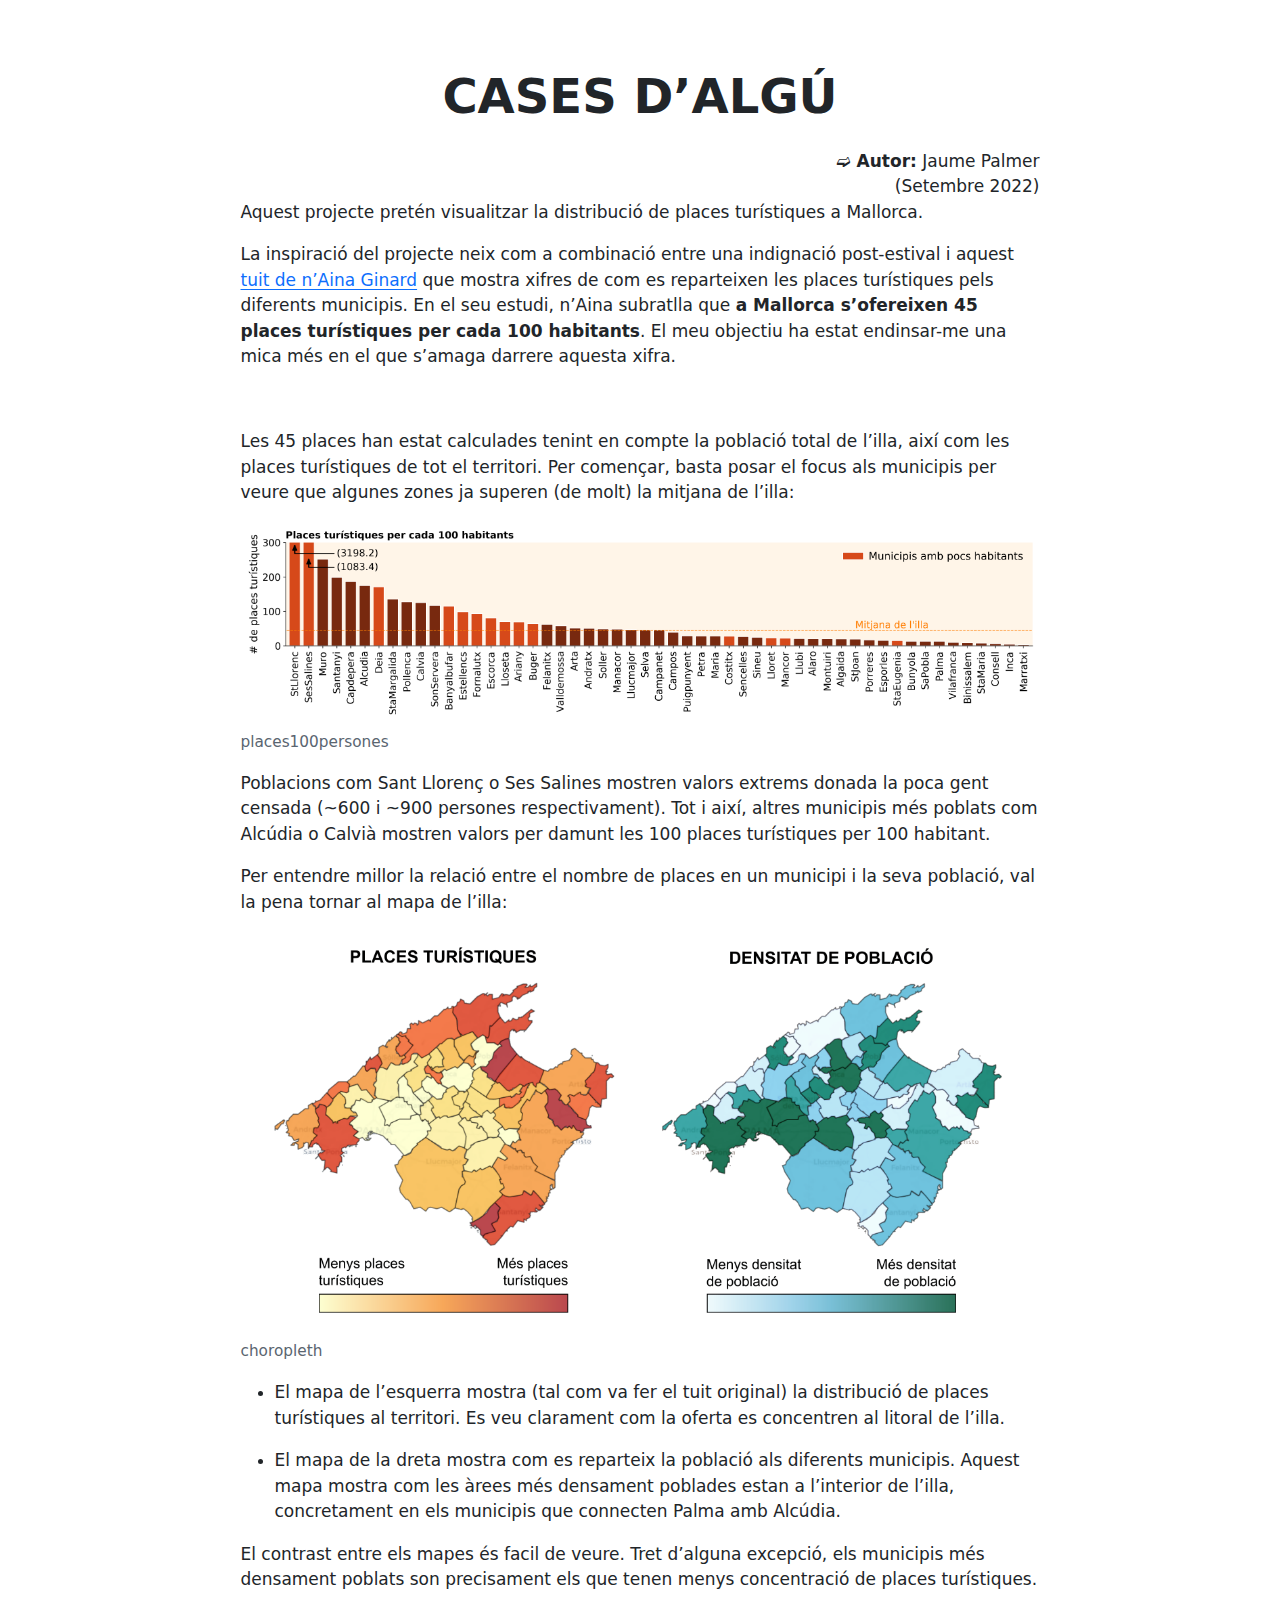
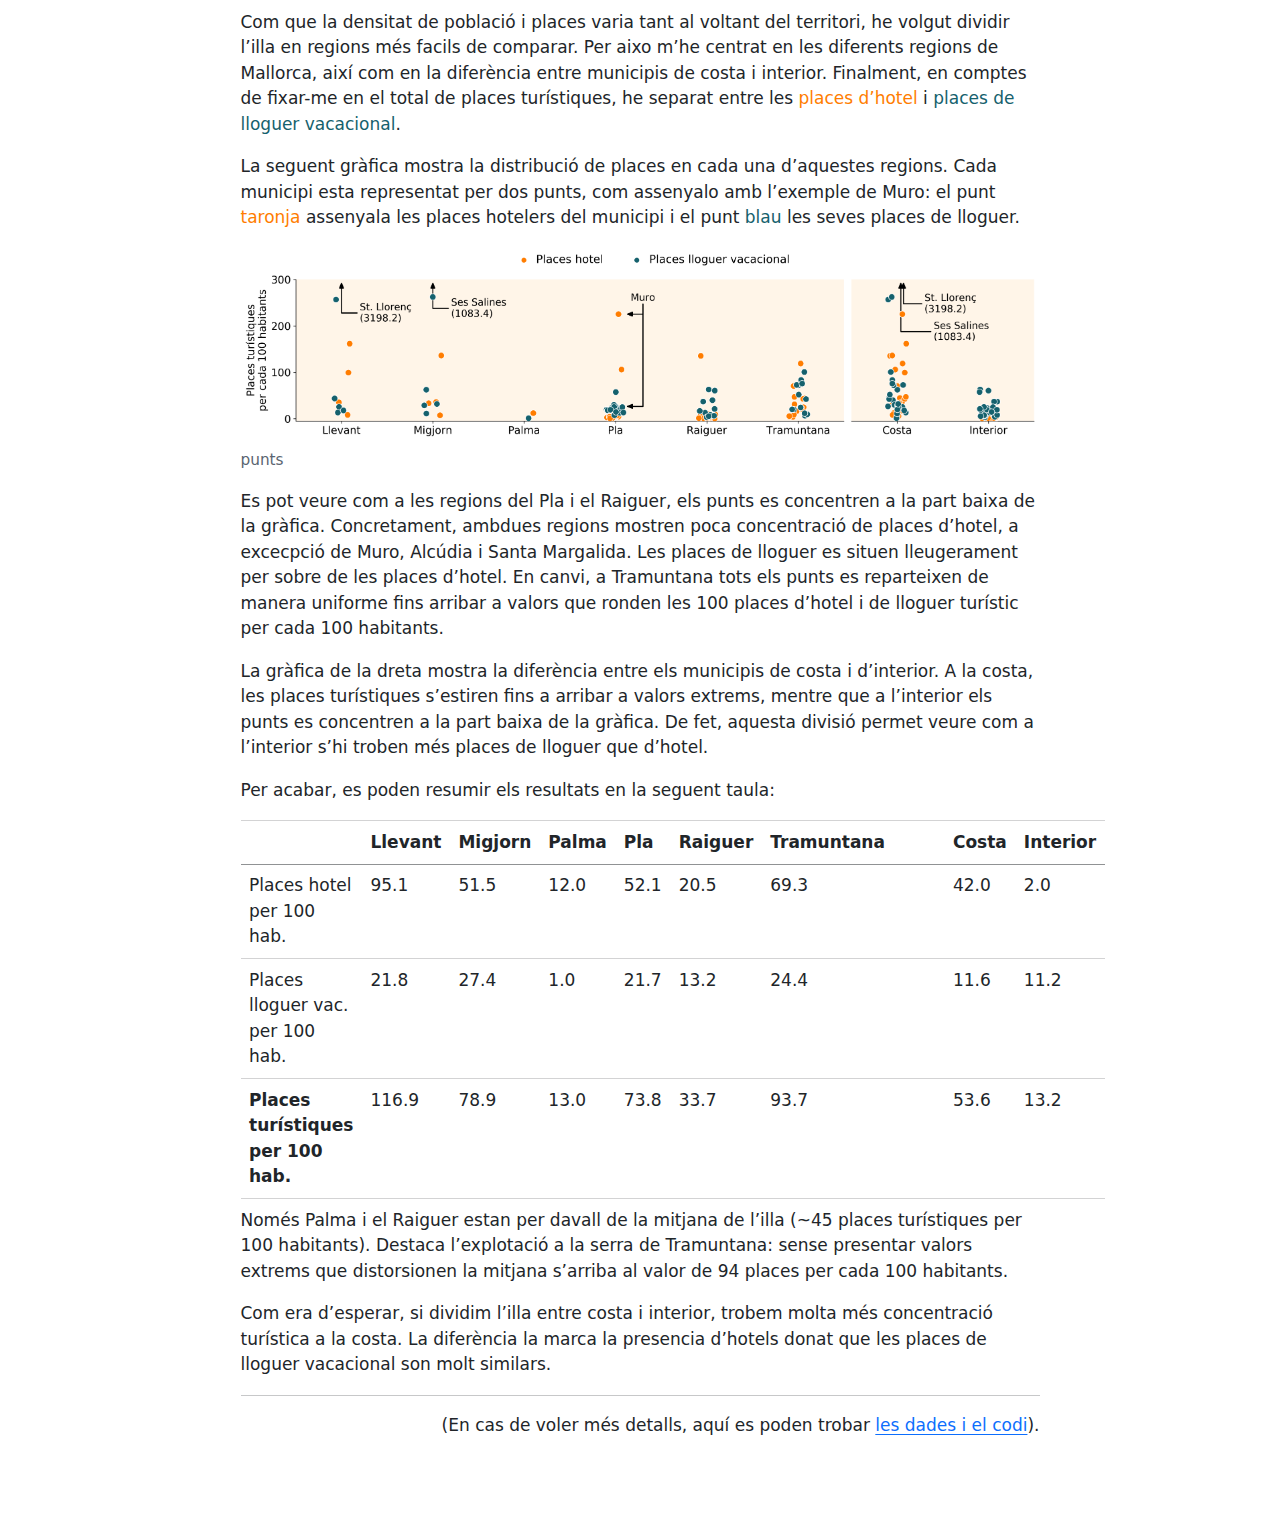
<file: index.html>
<!DOCTYPE html>
<html xmlns="http://www.w3.org/1999/xhtml" lang="en" xml:lang="en"><head>

<meta charset="utf-8">
<meta name="generator" content="quarto-1.6.41">

<meta name="viewport" content="width=device-width, initial-scale=1.0, user-scalable=yes">


<title>web</title>
<style>
code{white-space: pre-wrap;}
span.smallcaps{font-variant: small-caps;}
div.columns{display: flex; gap: min(4vw, 1.5em);}
div.column{flex: auto; overflow-x: auto;}
div.hanging-indent{margin-left: 1.5em; text-indent: -1.5em;}
ul.task-list{list-style: none;}
ul.task-list li input[type="checkbox"] {
  width: 0.8em;
  margin: 0 0.8em 0.2em -1em; /* quarto-specific, see https://github.com/quarto-dev/quarto-cli/issues/4556 */ 
  vertical-align: middle;
}
</style>


<script src="web_files/libs/clipboard/clipboard.min.js"></script>
<script src="web_files/libs/quarto-html/quarto.js"></script>
<script src="web_files/libs/quarto-html/popper.min.js"></script>
<script src="web_files/libs/quarto-html/tippy.umd.min.js"></script>
<script src="web_files/libs/quarto-html/anchor.min.js"></script>
<link href="web_files/libs/quarto-html/tippy.css" rel="stylesheet">
<link href="web_files/libs/quarto-html/quarto-syntax-highlighting-48ffa3e5b9d089919c6712c39e5b00f2.css" rel="stylesheet" id="quarto-text-highlighting-styles">
<script src="web_files/libs/bootstrap/bootstrap.min.js"></script>
<link href="web_files/libs/bootstrap/bootstrap-icons.css" rel="stylesheet">
<link href="web_files/libs/bootstrap/bootstrap-9441826061aba80df401c9bee89e68bb.min.css" rel="stylesheet" append-hash="true" id="quarto-bootstrap" data-mode="light">


</head>

<body class="fullcontent">

<div id="quarto-content" class="page-columns page-rows-contents page-layout-article">

<main class="content" id="quarto-document-content">




<p><br></p>
<font size="90">
<center>
<b>CASES D’ALGÚ</b>
</center>
</font><p><font size="90"></font></p>
<div style="text-align: right">
<b>➫ Autor:</b> Jaume Palmer
</div>
<div style="text-align: right">
(Setembre 2022)
</div>
<p>Aquest projecte pretén visualitzar la distribució de places turístiques a Mallorca.</p>
<p>La inspiració del projecte neix com a combinació entre una indignació post-estival i aquest <a href="https://twitter.com/terraferida/status/1566781070883930114?s=12&amp;t=tH5yHxOBZJd_qUAKgLVHoA">tuit de n’Aina Ginard</a> que mostra xifres de com es reparteixen les places turístiques pels diferents municipis. En el seu estudi, n’Aina subratlla que <strong>a Mallorca s’ofereixen 45 places turístiques per cada 100 habitants</strong>. El meu objectiu ha estat endinsar-me una mica més en el que s’amaga darrere aquesta xifra.</p>
<p><br></p>
<p>Les 45 places han estat calculades tenint en compte la població total de l’illa, així com les places turístiques de tot el territori. Per començar, basta posar el focus als municipis per veure que algunes zones ja superen (de molt) la mitjana de l’illa:</p>
<div class="quarto-figure quarto-figure-center">
<figure class="figure">
<p><img src="./figs/figure_vp100p.png" class="img-fluid figure-img"></p>
<figcaption>places100persones</figcaption>
</figure>
</div>
<p>Poblacions com Sant Llorenç o Ses Salines mostren valors extrems donada la poca gent censada (~600 i ~900 persones respectivament). Tot i així, altres municipis més poblats com Alcúdia o Calvià mostren valors per damunt les 100 places turístiques per 100 habitant.</p>
<p>Per entendre millor la relació entre el nombre de places en un municipi i la seva població, val la pena tornar al mapa de l’illa:</p>
<div class="quarto-figure quarto-figure-center">
<figure class="figure">
<p><img src="./figs/choros_transparent.png" class="img-fluid figure-img"></p>
<figcaption>choropleth</figcaption>
</figure>
</div>
<ul>
<li><p>El mapa de l’esquerra mostra (tal com va fer el tuit original) la distribució de places turístiques al territori. Es veu clarament com la oferta es concentren al litoral de l’illa.</p></li>
<li><p>El mapa de la dreta mostra com es reparteix la població als diferents municipis. Aquest mapa mostra com les àrees més densament poblades estan a l’interior de l’illa, concretament en els municipis que connecten Palma amb Alcúdia.</p></li>
</ul>
<p>El contrast entre els mapes és facil de veure. Tret d’alguna excepció, els municipis més densament poblats son precisament els que tenen menys concentració de places turístiques.</p>
<p>Com que la densitat de població i places varia tant al voltant del territori, he volgut dividir l’illa en regions més facils de comparar. Per aixo m’he centrat en les diferents regions de Mallorca, així com en la diferència entre municipis de costa i interior. Finalment, en comptes de fixar-me en el total de places turístiques, he separat entre les <font color="#ff7d00">places d’hotel</font> i <font color="#15616d">places de lloguer vacacional</font>.</p>
<p>La seguent gràfica mostra la distribució de places en cada una d’aquestes regions. Cada municipi esta representat per dos punts, com assenyalo amb l’exemple de Muro: el punt <font color="#ff7d00">taronja</font> assenyala les places hotelers del municipi i el punt <font color="#15616d">blau</font> les seves places de lloguer.</p>
<div class="quarto-figure quarto-figure-center">
<figure class="figure">
<p><img src="./figs/figure_punts_web.png" class="img-fluid figure-img"></p>
<figcaption>punts</figcaption>
</figure>
</div>
<p>Es pot veure com a les regions del Pla i el Raiguer, els punts es concentren a la part baixa de la gràfica. Concretament, ambdues regions mostren poca concentració de places d’hotel, a excecpció de Muro, Alcúdia i Santa Margalida. Les places de lloguer es situen lleugerament per sobre de les places d’hotel. En canvi, a Tramuntana tots els punts es reparteixen de manera uniforme fins arribar a valors que ronden les 100 places d’hotel i de lloguer turístic per cada 100 habitants.</p>
<p>La gràfica de la dreta mostra la diferència entre els municipis de costa i d’interior. A la costa, les places turístiques s’estiren fins a arribar a valors extrems, mentre que a l’interior els punts es concentren a la part baixa de la gràfica. De fet, aquesta divisió permet veure com a l’interior s’hi troben més places de lloguer que d’hotel.</p>
<p>Per acabar, es poden resumir els resultats en la seguent taula:</p>
<table class="caption-top table">
<colgroup>
<col style="width: 8%">
<col style="width: 8%">
<col style="width: 8%">
<col style="width: 8%">
<col style="width: 8%">
<col style="width: 8%">
<col style="width: 8%">
<col style="width: 8%">
<col style="width: 8%">
<col style="width: 8%">
<col style="width: 8%">
<col style="width: 8%">
</colgroup>
<thead>
<tr class="header">
<th></th>
<th>Llevant</th>
<th>Migjorn</th>
<th>Palma</th>
<th>Pla</th>
<th>Raiguer</th>
<th>Tramuntana</th>
<th></th>
<th></th>
<th></th>
<th>Costa</th>
<th>Interior</th>
</tr>
</thead>
<tbody>
<tr class="odd">
<td>Places hotel per 100 hab.</td>
<td>95.1</td>
<td>51.5</td>
<td>12.0</td>
<td>52.1</td>
<td>20.5</td>
<td>69.3</td>
<td></td>
<td></td>
<td></td>
<td>42.0</td>
<td>2.0</td>
</tr>
<tr class="even">
<td>Places lloguer vac. per 100 hab.</td>
<td>21.8</td>
<td>27.4</td>
<td>1.0</td>
<td>21.7</td>
<td>13.2</td>
<td>24.4</td>
<td></td>
<td></td>
<td></td>
<td>11.6</td>
<td>11.2</td>
</tr>
<tr class="odd">
<td><strong>Places turístiques per 100 hab.</strong></td>
<td>116.9</td>
<td>78.9</td>
<td>13.0</td>
<td>73.8</td>
<td>33.7</td>
<td>93.7</td>
<td></td>
<td></td>
<td></td>
<td>53.6</td>
<td>13.2</td>
</tr>
</tbody>
</table>
<p>Només Palma i el Raiguer estan per davall de la mitjana de l’illa (~45 places turístiques per 100 habitants). Destaca l’explotació a la serra de Tramuntana: sense presentar valors extrems que distorsionen la mitjana s’arriba al valor de 94 places per cada 100 habitants.</p>
<p>Com era d’esperar, si dividim l’illa entre costa i interior, trobem molta més concentració turística a la costa. La diferència la marca la presencia d’hotels donat que les places de lloguer vacacional son molt similars.</p>
<hr>
<div style="text-align: right">
(En cas de voler més detalls, aquí es poden trobar <a href="https://github.com/jpalm3r/cases-d-algu">les dades i el codi</a>).
</div>

</main>
<!-- /main column -->
<script id="quarto-html-after-body" type="application/javascript">
window.document.addEventListener("DOMContentLoaded", function (event) {
  const toggleBodyColorMode = (bsSheetEl) => {
    const mode = bsSheetEl.getAttribute("data-mode");
    const bodyEl = window.document.querySelector("body");
    if (mode === "dark") {
      bodyEl.classList.add("quarto-dark");
      bodyEl.classList.remove("quarto-light");
    } else {
      bodyEl.classList.add("quarto-light");
      bodyEl.classList.remove("quarto-dark");
    }
  }
  const toggleBodyColorPrimary = () => {
    const bsSheetEl = window.document.querySelector("link#quarto-bootstrap");
    if (bsSheetEl) {
      toggleBodyColorMode(bsSheetEl);
    }
  }
  toggleBodyColorPrimary();  
  const icon = "";
  const anchorJS = new window.AnchorJS();
  anchorJS.options = {
    placement: 'right',
    icon: icon
  };
  anchorJS.add('.anchored');
  const isCodeAnnotation = (el) => {
    for (const clz of el.classList) {
      if (clz.startsWith('code-annotation-')) {                     
        return true;
      }
    }
    return false;
  }
  const onCopySuccess = function(e) {
    // button target
    const button = e.trigger;
    // don't keep focus
    button.blur();
    // flash "checked"
    button.classList.add('code-copy-button-checked');
    var currentTitle = button.getAttribute("title");
    button.setAttribute("title", "Copied!");
    let tooltip;
    if (window.bootstrap) {
      button.setAttribute("data-bs-toggle", "tooltip");
      button.setAttribute("data-bs-placement", "left");
      button.setAttribute("data-bs-title", "Copied!");
      tooltip = new bootstrap.Tooltip(button, 
        { trigger: "manual", 
          customClass: "code-copy-button-tooltip",
          offset: [0, -8]});
      tooltip.show();    
    }
    setTimeout(function() {
      if (tooltip) {
        tooltip.hide();
        button.removeAttribute("data-bs-title");
        button.removeAttribute("data-bs-toggle");
        button.removeAttribute("data-bs-placement");
      }
      button.setAttribute("title", currentTitle);
      button.classList.remove('code-copy-button-checked');
    }, 1000);
    // clear code selection
    e.clearSelection();
  }
  const getTextToCopy = function(trigger) {
      const codeEl = trigger.previousElementSibling.cloneNode(true);
      for (const childEl of codeEl.children) {
        if (isCodeAnnotation(childEl)) {
          childEl.remove();
        }
      }
      return codeEl.innerText;
  }
  const clipboard = new window.ClipboardJS('.code-copy-button:not([data-in-quarto-modal])', {
    text: getTextToCopy
  });
  clipboard.on('success', onCopySuccess);
  if (window.document.getElementById('quarto-embedded-source-code-modal')) {
    const clipboardModal = new window.ClipboardJS('.code-copy-button[data-in-quarto-modal]', {
      text: getTextToCopy,
      container: window.document.getElementById('quarto-embedded-source-code-modal')
    });
    clipboardModal.on('success', onCopySuccess);
  }
    var localhostRegex = new RegExp(/^(?:http|https):\/\/localhost\:?[0-9]*\//);
    var mailtoRegex = new RegExp(/^mailto:/);
      var filterRegex = new RegExp('/' + window.location.host + '/');
    var isInternal = (href) => {
        return filterRegex.test(href) || localhostRegex.test(href) || mailtoRegex.test(href);
    }
    // Inspect non-navigation links and adorn them if external
 	var links = window.document.querySelectorAll('a[href]:not(.nav-link):not(.navbar-brand):not(.toc-action):not(.sidebar-link):not(.sidebar-item-toggle):not(.pagination-link):not(.no-external):not([aria-hidden]):not(.dropdown-item):not(.quarto-navigation-tool):not(.about-link)');
    for (var i=0; i<links.length; i++) {
      const link = links[i];
      if (!isInternal(link.href)) {
        // undo the damage that might have been done by quarto-nav.js in the case of
        // links that we want to consider external
        if (link.dataset.originalHref !== undefined) {
          link.href = link.dataset.originalHref;
        }
      }
    }
  function tippyHover(el, contentFn, onTriggerFn, onUntriggerFn) {
    const config = {
      allowHTML: true,
      maxWidth: 500,
      delay: 100,
      arrow: false,
      appendTo: function(el) {
          return el.parentElement;
      },
      interactive: true,
      interactiveBorder: 10,
      theme: 'quarto',
      placement: 'bottom-start',
    };
    if (contentFn) {
      config.content = contentFn;
    }
    if (onTriggerFn) {
      config.onTrigger = onTriggerFn;
    }
    if (onUntriggerFn) {
      config.onUntrigger = onUntriggerFn;
    }
    window.tippy(el, config); 
  }
  const noterefs = window.document.querySelectorAll('a[role="doc-noteref"]');
  for (var i=0; i<noterefs.length; i++) {
    const ref = noterefs[i];
    tippyHover(ref, function() {
      // use id or data attribute instead here
      let href = ref.getAttribute('data-footnote-href') || ref.getAttribute('href');
      try { href = new URL(href).hash; } catch {}
      const id = href.replace(/^#\/?/, "");
      const note = window.document.getElementById(id);
      if (note) {
        return note.innerHTML;
      } else {
        return "";
      }
    });
  }
  const xrefs = window.document.querySelectorAll('a.quarto-xref');
  const processXRef = (id, note) => {
    // Strip column container classes
    const stripColumnClz = (el) => {
      el.classList.remove("page-full", "page-columns");
      if (el.children) {
        for (const child of el.children) {
          stripColumnClz(child);
        }
      }
    }
    stripColumnClz(note)
    if (id === null || id.startsWith('sec-')) {
      // Special case sections, only their first couple elements
      const container = document.createElement("div");
      if (note.children && note.children.length > 2) {
        container.appendChild(note.children[0].cloneNode(true));
        for (let i = 1; i < note.children.length; i++) {
          const child = note.children[i];
          if (child.tagName === "P" && child.innerText === "") {
            continue;
          } else {
            container.appendChild(child.cloneNode(true));
            break;
          }
        }
        if (window.Quarto?.typesetMath) {
          window.Quarto.typesetMath(container);
        }
        return container.innerHTML
      } else {
        if (window.Quarto?.typesetMath) {
          window.Quarto.typesetMath(note);
        }
        return note.innerHTML;
      }
    } else {
      // Remove any anchor links if they are present
      const anchorLink = note.querySelector('a.anchorjs-link');
      if (anchorLink) {
        anchorLink.remove();
      }
      if (window.Quarto?.typesetMath) {
        window.Quarto.typesetMath(note);
      }
      if (note.classList.contains("callout")) {
        return note.outerHTML;
      } else {
        return note.innerHTML;
      }
    }
  }
  for (var i=0; i<xrefs.length; i++) {
    const xref = xrefs[i];
    tippyHover(xref, undefined, function(instance) {
      instance.disable();
      let url = xref.getAttribute('href');
      let hash = undefined; 
      if (url.startsWith('#')) {
        hash = url;
      } else {
        try { hash = new URL(url).hash; } catch {}
      }
      if (hash) {
        const id = hash.replace(/^#\/?/, "");
        const note = window.document.getElementById(id);
        if (note !== null) {
          try {
            const html = processXRef(id, note.cloneNode(true));
            instance.setContent(html);
          } finally {
            instance.enable();
            instance.show();
          }
        } else {
          // See if we can fetch this
          fetch(url.split('#')[0])
          .then(res => res.text())
          .then(html => {
            const parser = new DOMParser();
            const htmlDoc = parser.parseFromString(html, "text/html");
            const note = htmlDoc.getElementById(id);
            if (note !== null) {
              const html = processXRef(id, note);
              instance.setContent(html);
            } 
          }).finally(() => {
            instance.enable();
            instance.show();
          });
        }
      } else {
        // See if we can fetch a full url (with no hash to target)
        // This is a special case and we should probably do some content thinning / targeting
        fetch(url)
        .then(res => res.text())
        .then(html => {
          const parser = new DOMParser();
          const htmlDoc = parser.parseFromString(html, "text/html");
          const note = htmlDoc.querySelector('main.content');
          if (note !== null) {
            // This should only happen for chapter cross references
            // (since there is no id in the URL)
            // remove the first header
            if (note.children.length > 0 && note.children[0].tagName === "HEADER") {
              note.children[0].remove();
            }
            const html = processXRef(null, note);
            instance.setContent(html);
          } 
        }).finally(() => {
          instance.enable();
          instance.show();
        });
      }
    }, function(instance) {
    });
  }
      let selectedAnnoteEl;
      const selectorForAnnotation = ( cell, annotation) => {
        let cellAttr = 'data-code-cell="' + cell + '"';
        let lineAttr = 'data-code-annotation="' +  annotation + '"';
        const selector = 'span[' + cellAttr + '][' + lineAttr + ']';
        return selector;
      }
      const selectCodeLines = (annoteEl) => {
        const doc = window.document;
        const targetCell = annoteEl.getAttribute("data-target-cell");
        const targetAnnotation = annoteEl.getAttribute("data-target-annotation");
        const annoteSpan = window.document.querySelector(selectorForAnnotation(targetCell, targetAnnotation));
        const lines = annoteSpan.getAttribute("data-code-lines").split(",");
        const lineIds = lines.map((line) => {
          return targetCell + "-" + line;
        })
        let top = null;
        let height = null;
        let parent = null;
        if (lineIds.length > 0) {
            //compute the position of the single el (top and bottom and make a div)
            const el = window.document.getElementById(lineIds[0]);
            top = el.offsetTop;
            height = el.offsetHeight;
            parent = el.parentElement.parentElement;
          if (lineIds.length > 1) {
            const lastEl = window.document.getElementById(lineIds[lineIds.length - 1]);
            const bottom = lastEl.offsetTop + lastEl.offsetHeight;
            height = bottom - top;
          }
          if (top !== null && height !== null && parent !== null) {
            // cook up a div (if necessary) and position it 
            let div = window.document.getElementById("code-annotation-line-highlight");
            if (div === null) {
              div = window.document.createElement("div");
              div.setAttribute("id", "code-annotation-line-highlight");
              div.style.position = 'absolute';
              parent.appendChild(div);
            }
            div.style.top = top - 2 + "px";
            div.style.height = height + 4 + "px";
            div.style.left = 0;
            let gutterDiv = window.document.getElementById("code-annotation-line-highlight-gutter");
            if (gutterDiv === null) {
              gutterDiv = window.document.createElement("div");
              gutterDiv.setAttribute("id", "code-annotation-line-highlight-gutter");
              gutterDiv.style.position = 'absolute';
              const codeCell = window.document.getElementById(targetCell);
              const gutter = codeCell.querySelector('.code-annotation-gutter');
              gutter.appendChild(gutterDiv);
            }
            gutterDiv.style.top = top - 2 + "px";
            gutterDiv.style.height = height + 4 + "px";
          }
          selectedAnnoteEl = annoteEl;
        }
      };
      const unselectCodeLines = () => {
        const elementsIds = ["code-annotation-line-highlight", "code-annotation-line-highlight-gutter"];
        elementsIds.forEach((elId) => {
          const div = window.document.getElementById(elId);
          if (div) {
            div.remove();
          }
        });
        selectedAnnoteEl = undefined;
      };
        // Handle positioning of the toggle
    window.addEventListener(
      "resize",
      throttle(() => {
        elRect = undefined;
        if (selectedAnnoteEl) {
          selectCodeLines(selectedAnnoteEl);
        }
      }, 10)
    );
    function throttle(fn, ms) {
    let throttle = false;
    let timer;
      return (...args) => {
        if(!throttle) { // first call gets through
            fn.apply(this, args);
            throttle = true;
        } else { // all the others get throttled
            if(timer) clearTimeout(timer); // cancel #2
            timer = setTimeout(() => {
              fn.apply(this, args);
              timer = throttle = false;
            }, ms);
        }
      };
    }
      // Attach click handler to the DT
      const annoteDls = window.document.querySelectorAll('dt[data-target-cell]');
      for (const annoteDlNode of annoteDls) {
        annoteDlNode.addEventListener('click', (event) => {
          const clickedEl = event.target;
          if (clickedEl !== selectedAnnoteEl) {
            unselectCodeLines();
            const activeEl = window.document.querySelector('dt[data-target-cell].code-annotation-active');
            if (activeEl) {
              activeEl.classList.remove('code-annotation-active');
            }
            selectCodeLines(clickedEl);
            clickedEl.classList.add('code-annotation-active');
          } else {
            // Unselect the line
            unselectCodeLines();
            clickedEl.classList.remove('code-annotation-active');
          }
        });
      }
  const findCites = (el) => {
    const parentEl = el.parentElement;
    if (parentEl) {
      const cites = parentEl.dataset.cites;
      if (cites) {
        return {
          el,
          cites: cites.split(' ')
        };
      } else {
        return findCites(el.parentElement)
      }
    } else {
      return undefined;
    }
  };
  var bibliorefs = window.document.querySelectorAll('a[role="doc-biblioref"]');
  for (var i=0; i<bibliorefs.length; i++) {
    const ref = bibliorefs[i];
    const citeInfo = findCites(ref);
    if (citeInfo) {
      tippyHover(citeInfo.el, function() {
        var popup = window.document.createElement('div');
        citeInfo.cites.forEach(function(cite) {
          var citeDiv = window.document.createElement('div');
          citeDiv.classList.add('hanging-indent');
          citeDiv.classList.add('csl-entry');
          var biblioDiv = window.document.getElementById('ref-' + cite);
          if (biblioDiv) {
            citeDiv.innerHTML = biblioDiv.innerHTML;
          }
          popup.appendChild(citeDiv);
        });
        return popup.innerHTML;
      });
    }
  }
});
</script>
</div> <!-- /content -->




</body></html>
</file>
<file: web_files/libs/quarto-html/tippy.css>
.tippy-box[data-animation=fade][data-state=hidden]{opacity:0}[data-tippy-root]{max-width:calc(100vw - 10px)}.tippy-box{position:relative;background-color:#333;color:#fff;border-radius:4px;font-size:14px;line-height:1.4;white-space:normal;outline:0;transition-property:transform,visibility,opacity}.tippy-box[data-placement^=top]>.tippy-arrow{bottom:0}.tippy-box[data-placement^=top]>.tippy-arrow:before{bottom:-7px;left:0;border-width:8px 8px 0;border-top-color:initial;transform-origin:center top}.tippy-box[data-placement^=bottom]>.tippy-arrow{top:0}.tippy-box[data-placement^=bottom]>.tippy-arrow:before{top:-7px;left:0;border-width:0 8px 8px;border-bottom-color:initial;transform-origin:center bottom}.tippy-box[data-placement^=left]>.tippy-arrow{right:0}.tippy-box[data-placement^=left]>.tippy-arrow:before{border-width:8px 0 8px 8px;border-left-color:initial;right:-7px;transform-origin:center left}.tippy-box[data-placement^=right]>.tippy-arrow{left:0}.tippy-box[data-placement^=right]>.tippy-arrow:before{left:-7px;border-width:8px 8px 8px 0;border-right-color:initial;transform-origin:center right}.tippy-box[data-inertia][data-state=visible]{transition-timing-function:cubic-bezier(.54,1.5,.38,1.11)}.tippy-arrow{width:16px;height:16px;color:#333}.tippy-arrow:before{content:"";position:absolute;border-color:transparent;border-style:solid}.tippy-content{position:relative;padding:5px 9px;z-index:1}
</file>
<file: web_files/libs/quarto-html/quarto-syntax-highlighting-48ffa3e5b9d089919c6712c39e5b00f2.css>
/* quarto syntax highlight colors */
:root {
  --quarto-hl-ot-color: #003B4F;
  --quarto-hl-at-color: #657422;
  --quarto-hl-ss-color: #20794D;
  --quarto-hl-an-color: #5E5E5E;
  --quarto-hl-fu-color: #4758AB;
  --quarto-hl-st-color: #20794D;
  --quarto-hl-cf-color: #003B4F;
  --quarto-hl-op-color: #5E5E5E;
  --quarto-hl-er-color: #AD0000;
  --quarto-hl-bn-color: #AD0000;
  --quarto-hl-al-color: #AD0000;
  --quarto-hl-va-color: #111111;
  --quarto-hl-bu-color: inherit;
  --quarto-hl-ex-color: inherit;
  --quarto-hl-pp-color: #AD0000;
  --quarto-hl-in-color: #5E5E5E;
  --quarto-hl-vs-color: #20794D;
  --quarto-hl-wa-color: #5E5E5E;
  --quarto-hl-do-color: #5E5E5E;
  --quarto-hl-im-color: #00769E;
  --quarto-hl-ch-color: #20794D;
  --quarto-hl-dt-color: #AD0000;
  --quarto-hl-fl-color: #AD0000;
  --quarto-hl-co-color: #5E5E5E;
  --quarto-hl-cv-color: #5E5E5E;
  --quarto-hl-cn-color: #8f5902;
  --quarto-hl-sc-color: #5E5E5E;
  --quarto-hl-dv-color: #AD0000;
  --quarto-hl-kw-color: #003B4F;
}

/* other quarto variables */
:root {
  --quarto-font-monospace: SFMono-Regular, Menlo, Monaco, Consolas, "Liberation Mono", "Courier New", monospace;
}

pre > code.sourceCode > span {
  color: #003B4F;
}

code span {
  color: #003B4F;
}

code.sourceCode > span {
  color: #003B4F;
}

div.sourceCode,
div.sourceCode pre.sourceCode {
  color: #003B4F;
}

code span.ot {
  color: #003B4F;
  font-style: inherit;
}

code span.at {
  color: #657422;
  font-style: inherit;
}

code span.ss {
  color: #20794D;
  font-style: inherit;
}

code span.an {
  color: #5E5E5E;
  font-style: inherit;
}

code span.fu {
  color: #4758AB;
  font-style: inherit;
}

code span.st {
  color: #20794D;
  font-style: inherit;
}

code span.cf {
  color: #003B4F;
  font-weight: bold;
  font-style: inherit;
}

code span.op {
  color: #5E5E5E;
  font-style: inherit;
}

code span.er {
  color: #AD0000;
  font-style: inherit;
}

code span.bn {
  color: #AD0000;
  font-style: inherit;
}

code span.al {
  color: #AD0000;
  font-style: inherit;
}

code span.va {
  color: #111111;
  font-style: inherit;
}

code span.bu {
  font-style: inherit;
}

code span.ex {
  font-style: inherit;
}

code span.pp {
  color: #AD0000;
  font-style: inherit;
}

code span.in {
  color: #5E5E5E;
  font-style: inherit;
}

code span.vs {
  color: #20794D;
  font-style: inherit;
}

code span.wa {
  color: #5E5E5E;
  font-style: italic;
}

code span.do {
  color: #5E5E5E;
  font-style: italic;
}

code span.im {
  color: #00769E;
  font-style: inherit;
}

code span.ch {
  color: #20794D;
  font-style: inherit;
}

code span.dt {
  color: #AD0000;
  font-style: inherit;
}

code span.fl {
  color: #AD0000;
  font-style: inherit;
}

code span.co {
  color: #5E5E5E;
  font-style: inherit;
}

code span.cv {
  color: #5E5E5E;
  font-style: italic;
}

code span.cn {
  color: #8f5902;
  font-style: inherit;
}

code span.sc {
  color: #5E5E5E;
  font-style: inherit;
}

code span.dv {
  color: #AD0000;
  font-style: inherit;
}

code span.kw {
  color: #003B4F;
  font-weight: bold;
  font-style: inherit;
}

.prevent-inlining {
  content: "</";
}

/*# sourceMappingURL=566f9c016ea02aa24f499f2cbd7c0b66.css.map */
</file>
